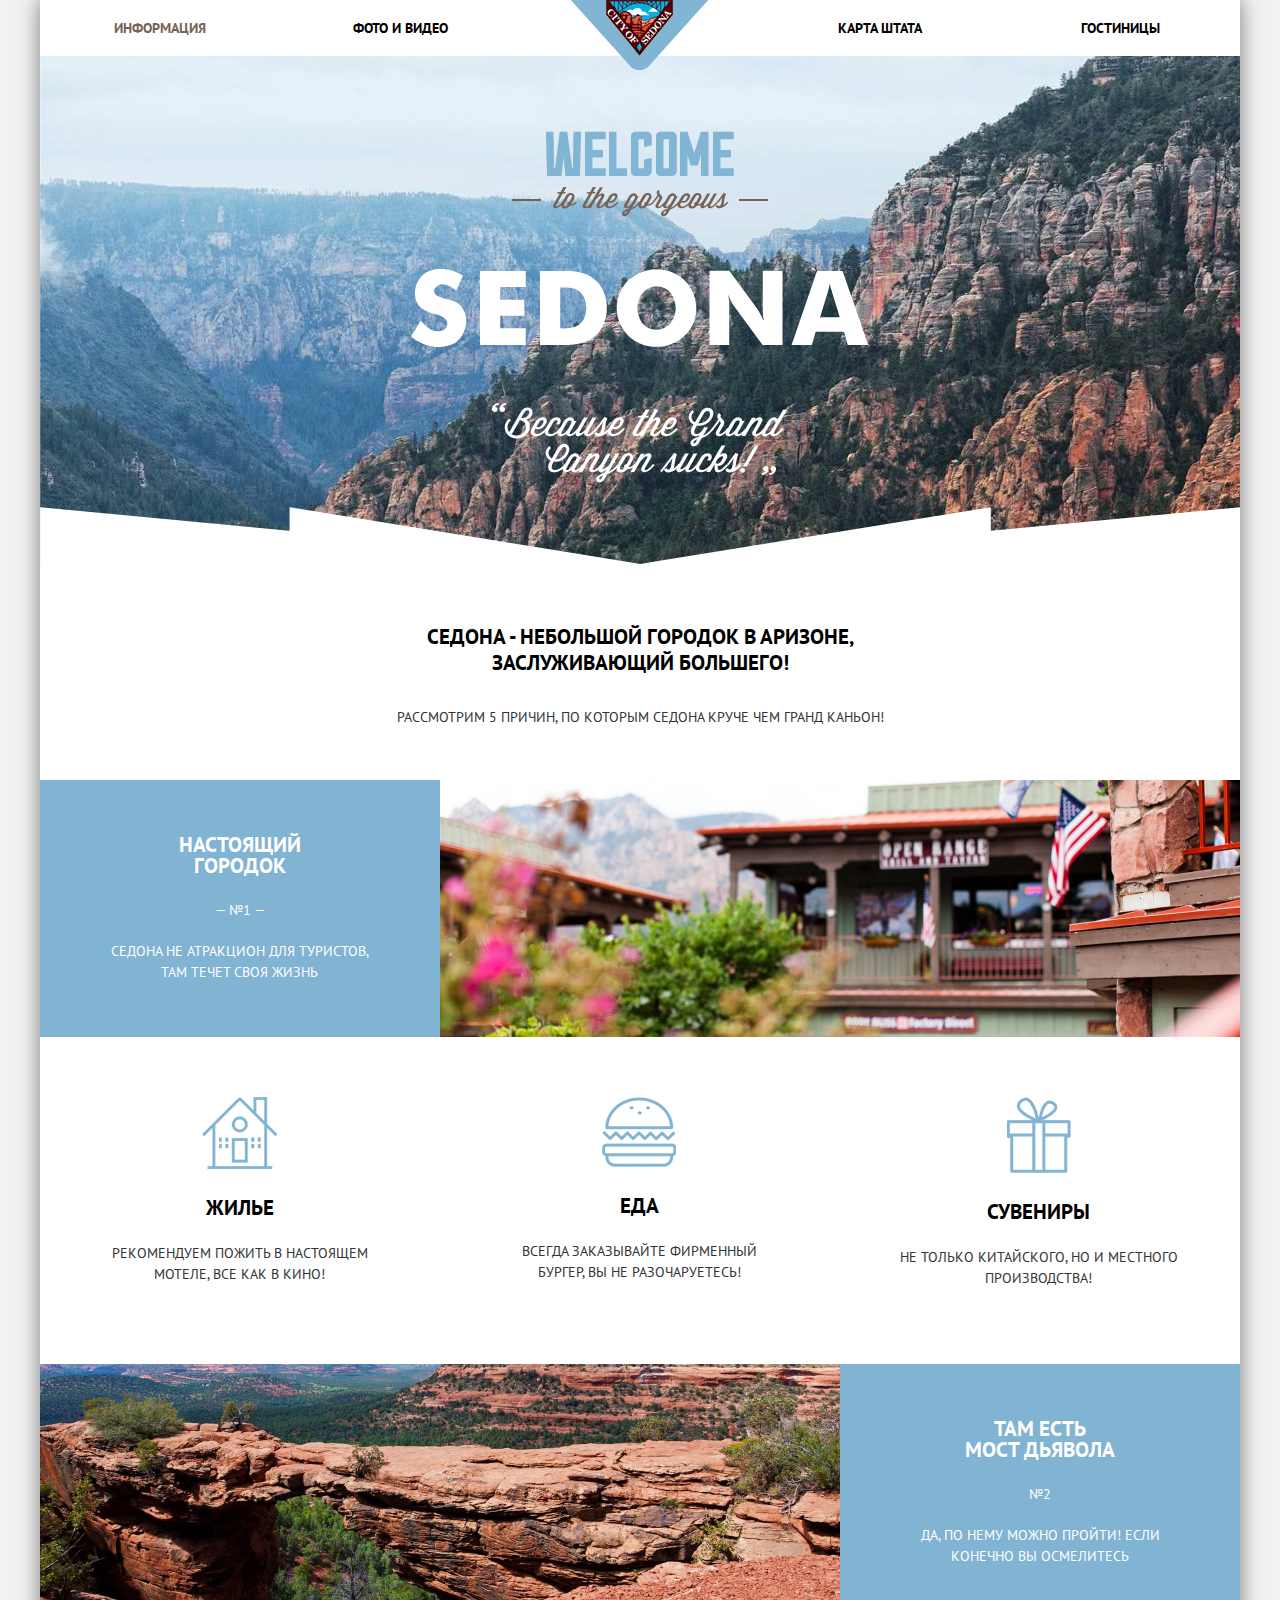
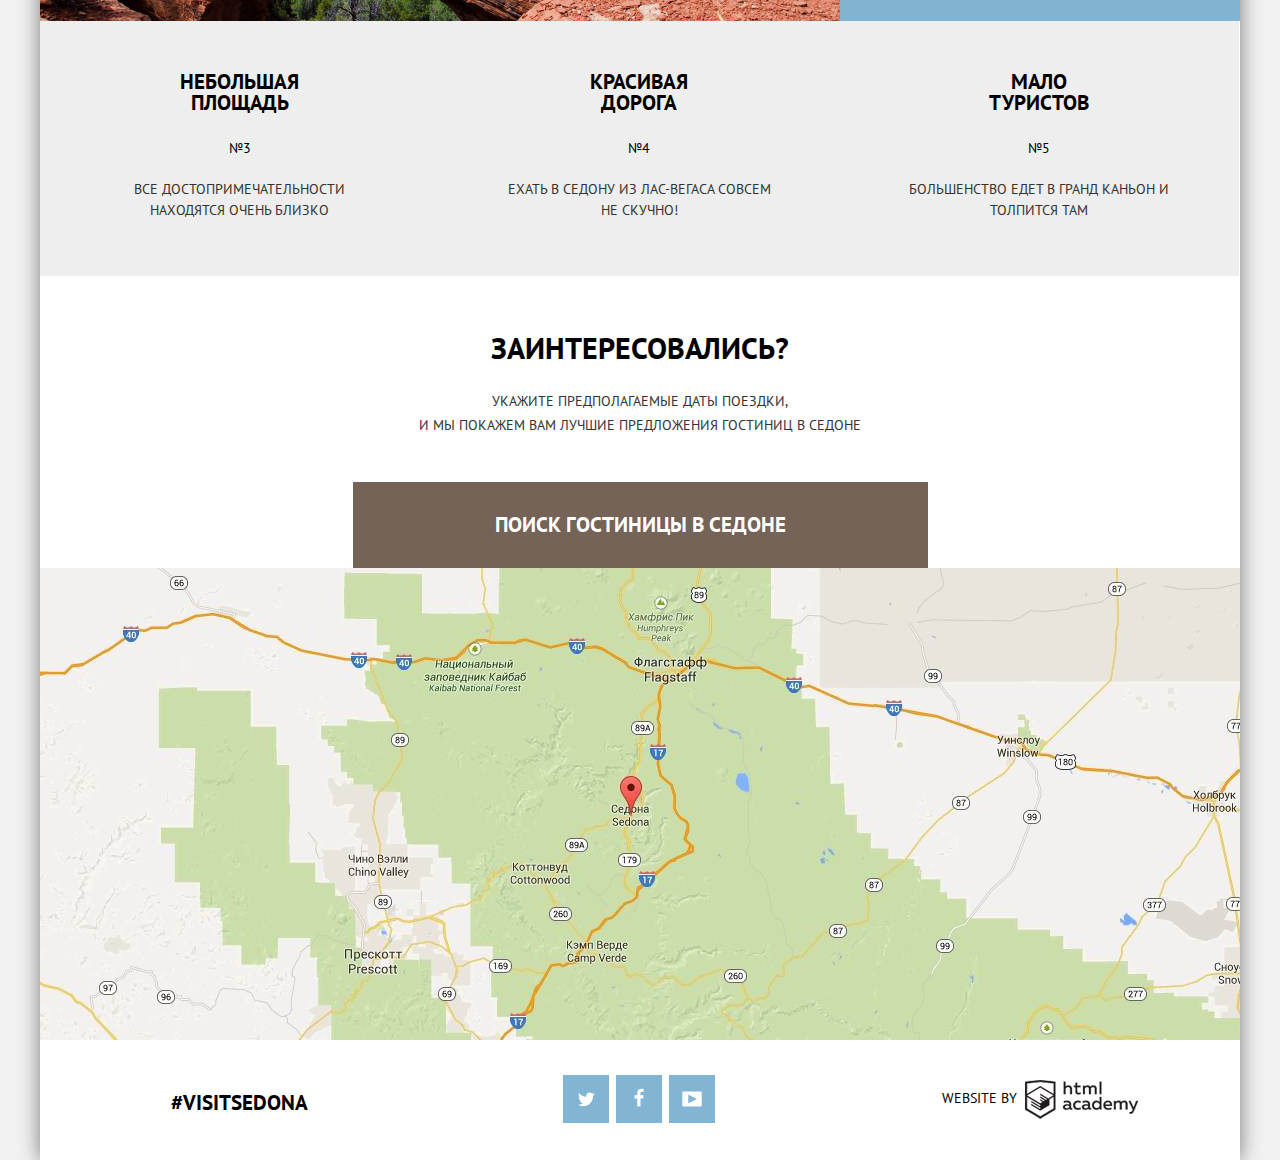
<file: index.html>
<!DOCTYPE html>
<html lang="ru">
<head>
	<meta charset="utf-8">
	<title>Sedona</title>
	<meta name="viewport" content="width=device-width">
	<link href="css/normalize.css" rel="stylesheet">
	<link href="css/style.css" rel="stylesheet">
	<link href="https://fonts.googleapis.com/css?family=PT+Sans+Caption:400,700|PT+Sans+Narrow:400,700|PT+Sans:400,400i,700,700i&amp;subset=cyrillic,cyrillic-ext,latin-ext" rel="stylesheet">
	<link rel="shortcut icon" href="favicon.png" type="image/png">
</head>
<body>
	<div class="container">
		<header class="main-header">
				<nav class="main-menu">
					<a class="active" href="#">Информация</a>
					<a href="#">Фото и видео</a>
					<a class="main-menu-logo" href="#"><img src="img/menu_log_vs_bg.png" alt="Sedona" width="138" height="70"></a>
					<a href="#">Карта штата</a>
					<a href="hotels.html">Гостиницы</a>
				</nav>
		</header>
		<div class="welcome-block">
			<div class="welcome-block-inner">
				<img class="main-logo" src="img/main_logo.png" alt="Sedona" width="458" height="352">
			</div>
		</div>
		<main>
			<img class="welcome-bottom" src="img/welcome_bottom.png" alt="Декоративный элемент" width="1200" height="57">
			<div class="about-block">
				<div class="about-title">
					<h2 class="about-sedona-slogan">
					Седона - небольшой городок в Аризоне, заслуживающий большего!
					</h2>
					<h3 class="about-sedona-subslogan">Рассмотрим 5 причин, по которым Седона круче чем Гранд Каньон!</h3>
				</div>
				<div class="advanages">
					<div class="advantage-one">
						<p class="advantage-title">
							Настоящий<br> городок
						</p>
						<b class="advantage-number">
							— №1 —
						</b>
						<p class="advantage-description">
							Седона не атракцион для туристов, там течет своя жизнь
						</p>
					</div>
					<div class="advantage-ilustration advantage-bg-one">
					</div>
					<div class="reccomendation">
						<img class="reccomendation-icon" src="img/hotel.png" alt="Жилье" width="75" height="72">
						<b class="reccomendation-title">
							Жилье
						</b>
						<p class="reccomendation-description">
							Рекомендуем пожить в настоящем мотеле, все как в кино!
						</p>
					</div>
					<div class="reccomendation">
						<img class="reccomendation-icon" src="img/food.png" alt="Еда" width="74" height="70">
						<b class="reccomendation-title">
							Еда
						</b>
						<p class="reccomendation-description">
							Всегда заказывайте фирменный бургер, вы не разочаруетесь!
						</p>
					</div>
					<div class="reccomendation">
						<img class="reccomendation-icon" src="img/suvenir.png" alt="Сувениры" width="64" height="76">
						<b class="reccomendation-title">
							Сувениры
						</b>
						<p class="reccomendation-description">
							Не только китайского, но и местного производства!
						</p>
					</div>
					<div class="advantage-ilustration advantage-bg-two">
					</div>
					<div class="advantage-two">
						<p class="advantage-title">
							Там есть<br> Мост Дьявола
						</p>
						<b class="advantage-number">
							№2
						</b>
						<p class="advantage-description">
							Да, по нему можно пройти! Если конечно вы осмелитесь
						</p>
					</div>
					<div class="advantage-three">
						<p class="advantage-n-title">
							Небольшая<br> площадь
						</p>
						<b class="advantage-n-number">
							№3
						</b>
						<p class="advantage-n-description">
							Все достопримечательности находятся очень близко
						</p>
					</div>
					<div class="advantage-four">
						<p class="advantage-n-title">
							Красивая<br> дорога
						</p>
						<b class="advantage-n-number">
							№4
						</b>
						<p class="advantage-n-description">
							Ехать в Седону из Лас-Вегаса совсем не скучно!
						</p>
					</div>
					<div class="advantage-five">
						<p class="advantage-n-title">
							Мало<br> туристов
						</p>
						<b class="advantage-n-number">
							№5
						</b>
						<p class="advantage-n-description">
							Большенство едет в Гранд Каньон и толпится там
						</p>
					</div>
				</div>
			</div>
			<div class="search-block">
				<div class="search-block-inner">
					<b class="search-title">
						Заинтересовались?
					</b>
					<p class="search-description">
						Укажите предполагаемые даты поездки,<br> и мы покажем вам лучшие предложения гостиниц в Седоне
					</p>
					<div class="global-searc-button">
						<a class="search-button">
							Поиск гостиницы в Седоне
						</a>
						<div class="modal-search">
							<form class="search-form">
								<div class="сheck-in-date">
									<label>Дата заезда: <input type="text" name="check-in"></label>
								</div>
								<div class="check-out-date">
									<label>Дата выезда: <input type="text" name="check-out"></label>
								</div>
								<div class="client-age">
									<div class="adults-wrapper">
										<label>Взрослые: <input class="adults" type="text" name="adults"></label>
									</div>
									<div class="children-wrapper">
										<label>Дети: <input class="children" type="text" name="children"></label>
									</div>
								</div>
								<div class="form-buttons">
									<a class="search-form-button">Найти</a>
								</div>
							</form>
						</div>
					</div>
				</div>
				<div class="map-block">
					<div class="map">
					</div>
				</div>
			</div>
		</main>
		<footer>
			<div class="info-block">
				<div class="teg-info">
					<b class="teg">
						<a class="visit-by-teg" href="">#visitsedona</a>
					</b>
				</div>
				<div class="socials-info">
					<div class="socials-info-inner">
						<a class="social-icon tw" href="#">
							Twitter
						</a>
						<a class="social-icon fb" href="#">
							Facebook
						</a>
						<a class="social-icon vid" href="#">
							Youtube
						</a>
					</div>
				</div>
				<div class="copyright-info">
					<p class="copyright">
						Website by
					<a class="htmlacademy-logo" href="https://htmlacademy.ru/"></a>
					</p>
				</div>
			</div>
		</footer>
	</div>
	<script src="js/script.js">
	</script>
</body>
</html>
</file>
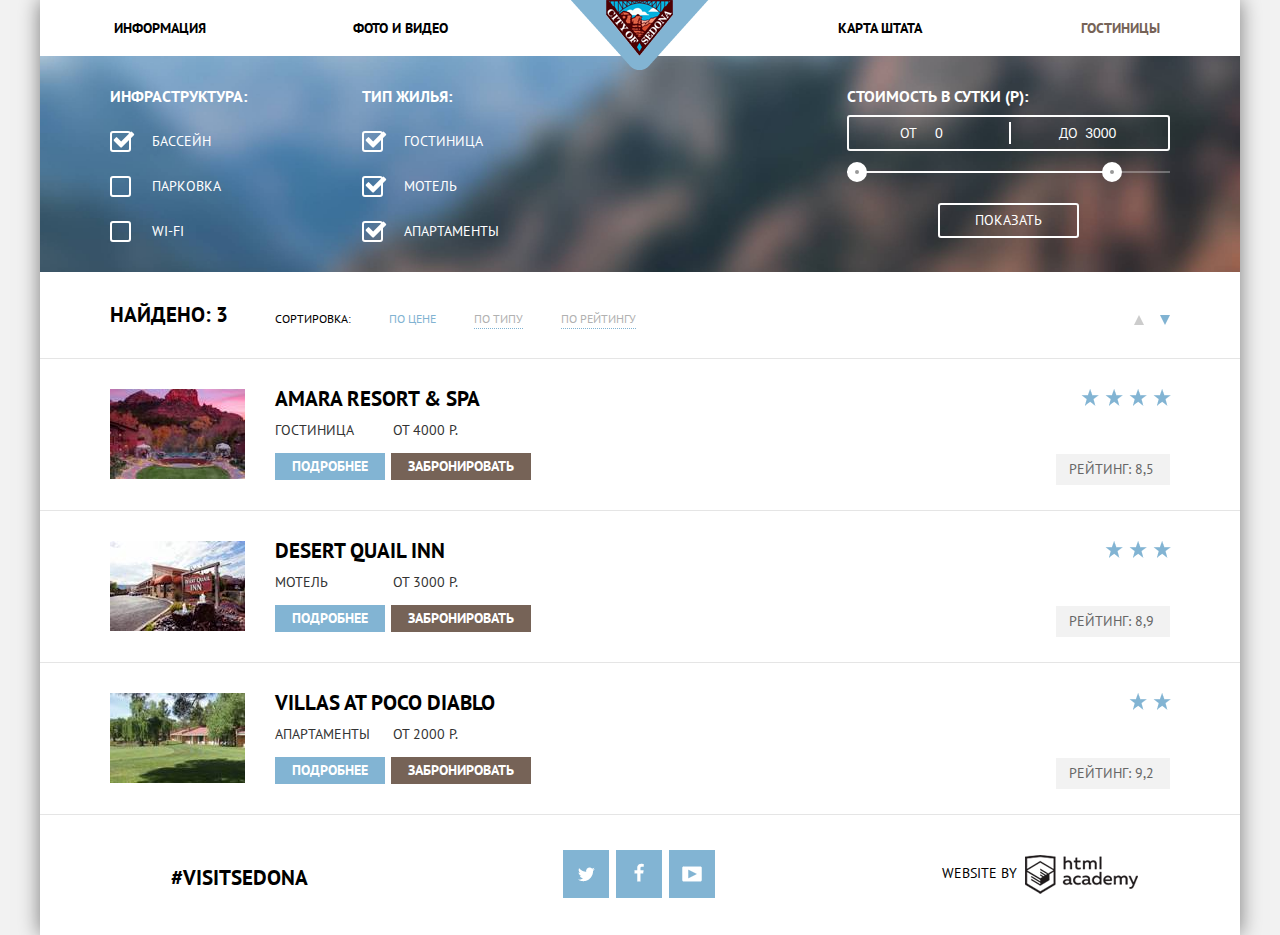
<file: hotels.html>
<!DOCTYPE html>
<html lang="ru">
<head>
<meta charset="utf-8">
<title>Sedona</title>
<meta name="viewport" content="width=device-width">
<link href="css/normalize.css" rel="stylesheet">
<link href="css/style.css" rel="stylesheet">
<link href="https://fonts.googleapis.com/css?family=PT+Sans+Caption:400,700|PT+Sans+Narrow:400,700|PT+Sans:400,400i,700,700i&amp;subset=cyrillic,cyrillic-ext,latin-ext" rel="stylesheet">
<link rel="shortcut icon" href="favicon.png" type="image/png">
</head>
<body>
	<div class="container">
		<header class="main-header">
			<nav class="main-menu">
				<a href="index.html">Информация</a>
				<a href="#">Фото и видео</a>
				<a class="main-menu-logo" href="#"><img src="img/menu_log_vs_bg.png" alt="Sedona" width="138" height="70"></a>
				<a href="#">Карта штата</a>
				<a class="active" href="#">Гостиницы</a>
			</nav>
		</header>
		<main>
			<div class="filter-block">
				<div class="wrapper">
					<div class="filter-block-inner">
						<form class="filter-form" name="filter-form" method="post">
							<fieldset class="filter-infrastructure">
								<legend class="legend">
									Инфраструктура:
								</legend>
									<input type="checkbox" name="pool" id="pool" value="pool" checked>
									<label for="pool">
										Бассейн
									</label><br>
									<input type="checkbox" name="parking" id="parking" value="parking">
									<label for="parking">
										Парковка
									</label><br>
									<input type="checkbox" name="wi-fi" id="wi-fi" value="wi-fi">
									<label for="wi-fi">
										Wi-Fi
									</label>
							</fieldset>
							<fieldset class="filter-housing-type">
								<legend class="legend">
									Тип жилья:
								</legend>
									<input type="checkbox" name="hotel" id="hotel" value="hotel" checked>
									<label for="hotel">
										Гостиница
									</label><br>
									<input type="checkbox" name="motel" id="motel" value="motel" checked>
									<label for="motel">
										Мотель
									</label><br>
									<input type="checkbox" name="apartments" id="apartments" value="apartments" checked>
									<label for="apartments">
										Апартаменты
									</label>
							</fieldset>
							<fieldset class="filter-range">
								<legend class="legend">
									Стоимость в сутки (р):
								</legend>
									<div class="value-range clearfix">
										<div class="range-from">
											От <input type="text" name="from" value="0">
										</div>
										<div class="range-till">
											До <input type="text" name="till" value="3000">
										</div>
									</div>
									<div class="range">
										<div class="range-baseline">
										</div>
										<div class="range-line">
										</div>
									</div>
									<a class="filter-form-button" href="#">
										Показать
									</a>
							</fieldset>
						</form>	
					</div>
				</div>
			</div>
			<div class="sorting-block">
				<div class="wrapper">
					<div class="sorting-block-inner">
						<div class="sorting-result-value">
							<p class="sorting-result">
								Найдено: 3
							</p>
						</div>
						<div class="sorting">
							<ul class="sort">
									Сортировка: <!-- ? -->
								<li class="activ-sorting">
									По цене
								</li>
								<li>
									По типу
								</li>
								<li>
									По рейтингу
								</li>
							</ul>
						</div>
						<div class="sorting-direction">
							<a class="sort-up" href="#">sort down</a>
							<a class="sort-down sorted" href="#">sort up</a>
						</div>
					</div>
				</div>
			</div>
			<div class="hotels-catalog-block">
				<div class="hotel">
					<div class="wrapper">
						<div class="hotel-inner">
							<div class="hotel-photo">
								<img src="img/amara.jpg" alt="Amara Resort & Spa" width="135" height="90">
							</div>
							<div class="hotel-about">
								<h2 class="hotel-name">
									Amara Resort & Spa
								</h2>
								<p class="housing-price">
									<span class="price-indent">Гостиница</span>от 4000 р.
								</p>
								<a class="hotel-button more" href="#">
									Подробнее
								</a>
								<a class="hotel-button reserv" href="#">
									Забронировать
								</a>
							</div>
							<div class="hotel-rating">
								<ul class="hotel-stars">
									<li class="hotel-star"></li>
									<li class="hotel-star"><img src="img/star.png"></li>
									<li class="hotel-star"><img src="img/star.png"></li>
									<li class="hotel-star"><img src="img/star.png"></li>
									<li class="hotel-star"><img src="img/star.png"></li>
								</ul>
								<span class="hotel-rating-value">
									Рейтинг: 8,5
								</span>
							</div>
						</div>
					</div>
				</div>
				<div class="hotel">
					<div class="wrapper">
						<div class="hotel-inner">
							<div class="hotel-photo">
								<img src="img/desert.jpg" alt="Desert Quail Inn" width="135" height="90">
							</div>
							<div class="hotel-about">
								<h2 class="hotel-name">
									Desert Quail Inn
								</h2>
								<p class="housing-price">
									<span class="price-indent">Мотель</span>от 3000 р.
								</p>
								<a class="hotel-button more" href="#">
									Подробнее
								</a>
								<a class="hotel-button reserv" href="#">
									Забронировать
								</a>
							</div>
							<div class="hotel-rating">
								<ul class="hotel-stars">
									<li class="hotel-star"></li>
									<li class="hotel-star"></li>
									<li class="hotel-star"><img src="img/star.png"></li>
									<li class="hotel-star"><img src="img/star.png"></li>
									<li class="hotel-star"><img src="img/star.png"></li>
								</ul>
								<span class="hotel-rating-value">
									Рейтинг: 8,9
								</span>
							</div>
						</div>
					</div>
				</div>
				<div class="hotel">
					<div class="wrapper">
						<div class="hotel-inner">
							<div class="hotel-photo">
								<img src="img/villas.jpg" alt="Villas At Poco Diablo" width="135" height="90">
							</div>
							<div class="hotel-about">
								<h2 class="hotel-name">
									Villas At Poco Diablo
								</h2>
								<p class="housing-price">
									<span class="price-indent">Апартаменты</span>от 2000 р.
								</p>
								<a class="hotel-button more" href="#">
									Подробнее
								</a>
								<a class="hotel-button reserv" href="#">
									Забронировать
								</a>
							</div>
							<div class="hotel-rating">
								<ul class="hotel-stars">
									<li class="hotel-star"></li>
									<li class="hotel-star"></li>
									<li class="hotel-star"></li>
									<li class="hotel-star"><img src="img/star.png"></li>
									<li class="hotel-star"><img src="img/star.png"></li>
								</ul>
								<span class="hotel-rating-value">
									Рейтинг: 9,2
								</span>
							</div>
						</div>
					</div>
				</div>
			</div>
		</main>
		<footer>
			<div class="info-block">
				<div class="teg-info">
					<b class="teg">
						<a class="visit-by-teg" href="">#visitsedona</a>
					</b>
				</div>
				<div class="socials-info">
					<div class="socials-info-inner">
						<a class="social-icon tw" href="#">
							Twitter
						</a>
						<a class="social-icon fb" href="#">
							Facebook
						</a>
						<a class="social-icon vid" href="#">
							Youtube
						</a>
					</div>
				</div>
				<div class="copyright-info">
					<p class="copyright">
						Website by
					<a class="htmlacademy-logo" href="https://htmlacademy.ru/"></a>
					</p>
				</div>
			</div>
		</footer>
	</div>
</body>
</html>
</file>
<file: css/style.css>
* {
	box-sizing: border-box;
}

body {
	min-width: 768px;
	
	background: #f2f2f2;
	
	font-family: "PT Sans", "Arial", sans-serif;
}

.clearfix {
	content: "";
	display: table;
	clear: both;
}

.container {
	max-width: 1200px;
	min-width: 768px;
	margin: 0 auto;
	
	background: #ffffff;
	box-shadow: 0 0 20px rgba(0,0,0,0.5);
}

.main-menu {
	display: -webkit-flex;
	display: -ms-flexbox;
	display: flex;
	-webkit-align-items: center;
	    -ms-flex-align: center;
	        align-items: center;
	-webkit-justify-content: space-between;
	    -ms-flex-pack: justify;
	        justify-content: space-between;
}

.main-menu a {
	width: 22%;
	padding: 15px 0;
	
	font-size: 14px;
	line-height: 26px;
	font-weight: 700;
	text-align: center;
	color: #000000;
	text-decoration: none;
	text-transform: uppercase;
	
	text-align: center;
}

.main-menu a:hover {
	color: #81b3d2;
}

.main-menu a:active {
	color: #cacaca;
}

.main-menu .active {
	color: #766357;
}

.main-menu {
	position: relative;
}

.main-menu-logo img {
	position: absolute;
	top: 0;
	left: 50%;
	z-index: 1;
	
	display: block;
	width: 138px;
	height: 70px;
	margin-left: -69px;
}

.welcome-block {
	position: relative;
	
	background: url("../img/background.jpg") no-repeat;
	background-size: cover;
	background-position: 50% 20%;
}

.welcome-block-inner {
	display: -webkit-flex;
	display: -ms-flexbox;
	display: flex;
	-webkit-flex-direction: column;
	    -ms-flex-direction: column;
	        flex-direction: column;
	width: 458px;
	margin: auto;
	
	text-align: center;
}

.main-logo {
	margin-top: 75px;
	margin-bottom: 81px;
}

main {
	position: relative;
}

.welcome-bottom {
	position: absolute;
	top: -57px;
	
	display: block;
	border: 0px solid white;
	
	width: 100%;
}

.about-title {
	width: 500px;
	margin: auto;
	padding-top: 60px;
	padding-bottom: 50px;
	
	text-align: center;
}

.about-sedona-slogan {
	margin: 0;
	margin-bottom: 28px;
	padding: 0;
	
	font-size: 21px;
	line-height: 26px;
	font-weight: 700;
	color: #000000;
	text-transform: uppercase;
}

.about-sedona-subslogan {
	margin: 0;
	padding: 0;
	
	font-size: 14px;
	line-height: 26px;
	font-weight: 400;
	color: #333333;
	text-transform: uppercase;
}

.advanages {
	display: -webkit-flex;
	display: -ms-flexbox;
	display: flex;
	-webkit-flex-wrap: wrap;
	    -ms-flex-wrap: wrap;
	        flex-wrap: wrap;
	min-width: 770px;
	padding-bottom: 54px;
}

.advantage-one,
.advantage-two {
	width: 33.3%;
	min-width: 255px;
	
	padding: 54px 5%;
	
	background: #81b3d2;
	
	text-align: center;
}

.advantage-title {
	margin: 0;
	margin-bottom: 24px;
	padding: 0;
	
	font-size: 21px;
	line-height: 21px;
	font-weight: 700;
	color: #ffffff;
	text-transform: uppercase;
}

.advantage-number {
	display: block;
	margin: 0;
	margin-bottom: 20px;
	padding: 0;
	
	font-size: 14px;
	line-height: 21px;
	font-weight: 400;
	color: #ffffff;
	text-transform: uppercase;
}

.advantage-description {
	margin: 0;
	padding: 0;
	
	font-size: 14px;
	line-height: 21px;
	font-weight: 400;
	color: #ffffff;
	text-transform: uppercase;
}

.advantage-bg-one {
	background: url("../img/1.jpg") no-repeat;
}

.advantage-bg-two {
	background: url("../img/2.jpg") no-repeat;
}

.advantage-ilustration {
	width: 66.7%;
	min-width: 513px;
	
	background-position: center;
	background-size: cover;
}

.reccomendation {
	width: 33.3%;
	min-width: 255px;
	padding: 60px 5% 75px;
	
	text-align: center;
}

.reccomendation-title {
	display: block;
	
	margin: 0;
	margin-top: 25px;
	margin-bottom: 25px;
	padding: 0;
	
	font-size: 21px;
	line-height: 21px;
	font-weight: 700;
	color: #000000;
	text-transform: uppercase;
}

.reccomendation-description {
	margin: 0;
	padding: 0;
	
	font-size: 14px;
	line-height: 21px;
	font-weight: 400;
	color: #333333;
	text-transform: uppercase;
}

.advantage-three,
.advantage-four,
.advantage-five {
	width: 33.3%;
	min-width: 255px;
	padding: 50px 5% 55px;
	
	background: #eeeeee;
	
	text-align: center;
}

.advantage-n-title {
	margin: 0;
	padding: 0;
	
	font-size: 21px;
	line-height: 21px;
	font-weight: 700;
	color: #000000;
	text-transform: uppercase;
}

.advantage-n-number {
	display: block;
	margin: 0;
	margin-top: 25px;
	margin-bottom: 20px;
	padding: 0;
	
	font-size: 14px;
	line-height: 21px;
	font-weight: 400;
	color: #000000;
	text-transform: uppercase;
}

.advantage-n-description {
	margin: 0;
	padding: 0;
	
	font-size: 14px;
	line-height: 21px;
	font-weight: 400;
	color: #333333;
	text-transform: uppercase;
}

.search-block {
	display: -webkit-flex;
	display: -ms-flexbox;
	display: flex;
	-webkit-flex-direction: column;
	    -ms-flex-direction: column;
	        flex-direction: column;
	
	text-align: center;
}

.search-block-inner {
	width: 696px;
	margin: 0;
	margin: 0 auto;
	padding: 0;
	padding: 0 60px;
}

.search-title {
	margin: 0;
	padding: 0;
	
	font-size: 30px;
	line-height: 36px;
	font-weight: 700;
	color: #000000;
	text-transform: uppercase;
}

.search-description {
	margin: 0;
	margin-top: 23px;
	margin-bottom: 45px;
	padding: 0;
	
	font-size: 14px;
	line-height: 24px;
	font-weight: 400;
	color: #333333;
	text-transform: uppercase;
}

.global-searc-button {
	position: relative;
}

.search-button {
	display: inline-block;
	padding: 30px 142px;
	
	background: #766357;
	
	font-size: 21px;
	line-height: 26px;
	font-weight: 700;
	text-decoration: none;
	color: #ffffff;
	text-transform: uppercase;
	
	cursor: pointer;
}

.modal-search {
	position: absolute;
	bottom: -397px;
	left: 50%;
	
	display: none;
	width: 570px;
	height: 397px;
	margin-left: -285px;
	padding: 55px;
	
	background: #ffffff;
}

.modal-search-show {
	display: block;
}

.search-form {
	text-align: left;
}

.search-form label {
	font-size: 14px;
	line-height: 26px;
	font-weight: 700;
	color: #000000;
	text-transform: uppercase;
	
	cursor: pointer;
}

.search-form input {
	background: #f2f2f2;
	
	font-size: 14px;
	line-height: 26px;
	font-weight: 700;
	color: #000000;
	text-transform: uppercase;
}

.search-form input:hover {
	background: #ebebeb;
}

.search-form input:focus {
	background: #ffffff;
	outline: 2px solid #e5e5e5;
}

.сheck-in-date,
.check-out-date {
	margin-bottom: 30px;
}

.сheck-in-date input,
.check-out-date input {
	position: relative;
	width: 345px;
	height: 37px;
	padding: 6px 40px 6px 15px;
	
	border: none;
	background: #f2f2f2 url("../img/date.png") no-repeat;
	background-position: 97% 8px;
}

.сheck-in-date input:hover,
.check-out-date input:hover {
	background: #ebebeb url("../img/date.png") no-repeat;
	background-position: 97% -31px;
}

.сheck-in-date input:focus,
.check-out-date input:focus {
	background: #ffffff url("../img/date.png") no-repeat;
	background-position: 97% -69px;
	outline: 2px solid #e5e5e5;
}

.сheck-in-date input {
	margin-left: 20px;
}

.check-out-date input {
	margin-left: 17px;
}

.client-age {
	margin-bottom: 55px;
}

.client-age input {
	width: 115px;
	height: 37px;
	padding: 6px 40px;
	
	border: none;
	
	text-align: center;
}

.adults-wrapper,
.children-wrapper {
	position: relative;
	
	display: inline-block;
}

.adults-wrapper label::before {
	content: "";
	position: absolute;
	top: 0px;
	left: 110px;
	
	display: inline-block;
	width: 37px;
	height: 37px;
	
	background: #f2f2f2 url("../img/minus.png") no-repeat;
	background-position: 50% 17px;
}

.children-wrapper label::before {
	content: "";
	position: absolute;
	top: 0px;
	left: 78px;
	
	display: inline-block;
	width: 37px;
	height: 37px;
	
	background: #f2f2f2 url("../img/minus.png") no-repeat;
	background-position: 50% 17px;
}

.adults-wrapper label::after {
	content: "";
	position: absolute;
	top: 0px;
	left: 190px;
	
	display: inline-block;
	width: 37px;
	height: 37px;
	
	background: #f2f2f2 url("../img/plus.png") no-repeat;
	background-position: 50% 13px;
}

.children-wrapper label::after {
	content: "";
	position: absolute;
	top: 0px;
	left: 157px;
	
	display: inline-block;
	width: 37px;
	height: 37px;
	
	background: #f2f2f2 url("../img/plus.png") no-repeat;
	background-position: 50% 13px;
}

.adults-wrapper:hover  label::before{
	background: #ebebeb url("../img/minus.png") no-repeat;
	background-position: 50% 50%;
}

.children-wrapper:hover label::before {
	background: #ebebeb url("../img/minus.png") no-repeat;
	background-position: 50% 50%;
}

.adults-wrapper:hover label::after {
	background: #ebebeb url("../img/plus.png") no-repeat;
	background-position: 50% 50%;
}

.children-wrapper:hover label::after {
	background: #ebebeb url("../img/plus.png") no-repeat;
	background-position: 50% 50%;
}

.client-age .adults {
	margin-left: 35px;
	margin-right: 34px;
}

.client-age .children {
	margin-left: 37px;
}

.search-form-button {
	display: block;
	padding: 15px;
	
	background: #81b3d2;
	
	font-size: 21px;
	line-height: 26px;
	font-weight: 700;
	text-decoration: none;
	color: #ffffff;
	text-transform: uppercase;
	text-align: center;
	
	cursor: pointer;
}

.search-form-button:hover {
	background: #669ec0;
}

.search-form-button:active {
	background: #5496bd;
	
	color: #88b6d1;
}

.map {
	min-height: 472px;
	
	background: url("../img/map.jpg") no-repeat;
	background-size: cover;
}

.info-block {
	display: -webkit-flex;
	display: -ms-flexbox;
	display: flex;
	-webkit-justify-content: space-between;
	    -ms-flex-pack: justify;
	        justify-content: space-between;
	
	height: 120px;
	
	text-align: center;
}

.teg-info,
.socials-info,
.copyright-info {
	width: 33.3%;
	min-width: 256px;
}

.teg {
	display: block;
	margin-top: 50px;
}

.visit-by-teg {
	font-size: 21px;
	line-height: 26px;
	font-weight: 700;
	text-decoration: none;
	color: #000000;
	text-transform: uppercase;
}

.socials-info-inner {
	margin-top: 35px;
}

.copyright {
	margin: 0;
	margin-top: 40px;
	padding: 0;
	
	font-size: 14px;
	line-height: 26px;
	font-weight: 400;
	text-decoration: none;
	color: #000000;
	text-transform: uppercase;
}

.htmlacademy-logo {
	display: inline-block;
	width: 113px;
	height: 39px;
	margin-left: 4px;
	
	background: url("../img/footer_logo.png") no-repeat;
	
	vertical-align: middle;
}

.htmlacademy-logo:hover {
	background-position: 0 -48px;
}

.htmlacademy-logo:active {
	background-position: 0 -95px;
}

.social-icon {
	display: inline-block;
	width: 46px;
	height: 48px;
	margin-right: 3px;
	
	background: #81b3d2 url("../img/socials_sprite.png") no-repeat;
	
	font-size: 0;
	vertical-align: top;
}

.fb {
	background-position: -53px 0;
}

.vid {
	background-position: -105px 0;
}

.social-icon:hover {
	background-position: 0px -56px;
}

.fb:hover {
	background-position: -53px -56px;
}

.vid:hover {
	background-position: -105px -56px;
}

.social-icon:active {
	background-position: 0px -112px;
}

.fb:active {
	background-position: -53px -112px;
}

.vid:active {
	background-position: -105px -112px;
}

/* стили для hotels.html */

.wrapper {
	max-width: 1150px;
	min-width: 768px;
	margin: 0 auto;
	padding: 0 45px;
}

.filter-block-inner {
	padding: 30px 0;
}

.filter-block {
	min-height: 215px; 
	
	background: url("../img/background_2.jpg") no-repeat;
	background-position: center;
	background-size: cover;
}

.filter-form {
	display: -webkit-flex;
	display: -ms-flexbox;
	display: flex;
	
	color: #ffffff;
}

.legend {
	font-size: 16px;
	line-height: 21px;
	font-weight: 700;
	color: #ffffff;
	text-transform: uppercase;
}

.filter-form input {
	display: none;
	margin-top: 20px;
	
	cursor: pointer;
}

.filter-form label {
	position: relative;
	
	display: inline-block;
	margin-top: 24px;
	
	font-size: 14px;
	line-height: 21px;
	font-weight: 400;
	color: #ffffff;
	text-transform: uppercase;
	
	cursor: pointer;
}

.filter-form label::before {
	content: "";
	display: inline-block;
	width: 17px;
	height: 17px;
	margin-right: 17px;
	
	border: 2px solid #ffffff;
	border-radius: 3px;
	
	vertical-align: top;
}

.filter-form label::after {
	position: absolute;
	left: 3px;
	top: 0;
	
	content: "";
	display: none;
	width: 22px;
	height: 17px;
	
	background: url("../img/checkbox.png") no-repeat;
}

.filter-form input:checked + label::after {
	display: block;
}

.filter-infrastructure {
	width: 265px;
	margin: 0;
	padding: 0;
	
	border: none;
}

.filter-housing-type {
	width: 48%;
	margin: 0;
	padding: 0;
	
	border: none;
}

.filter-range {
	width: 339px;
	margin: 0;
	padding: 0;
	
	border: none;
	
	text-align: center;
}

.legend {
	text-align: left;
}

.filter-form input:disabled + label::before {
	border: 2px solid #6a6a6a;
}

.filter-form input:disabled + label::after {
	background: url("../img/checkbox.png") no-repeat;
	background-position: 0 -30px;
}

.value-range {
	width: 100%;
	margin-top: 8px;
	margin-bottom: 20px;
	
	border: 2px solid #ffffff;
	border-radius: 3px;
	
	text-align: right;
}

.range-from {
	float: left;

	width: 50%;
	height: 22px;
	margin: 5px 0;
	
	font-size: 14px;
	line-height: 21px;
	font-weight: 400;
	color: #ffffff;
	text-transform: uppercase;
	text-align: center;
}

.range-till {
	float: right;

	width: 50%;
	height: 22px;
	margin: 5px 0;
	
	border-left: 2px solid #ffffff;
	
	font-size: 14px;
	line-height: 21px;
	font-weight: 400;
	color: #ffffff;
	text-transform: uppercase;
	text-align: center;
}

.range-from input,
.range-till input {
	display: inline-block;
	width: 37px;
	margin: 0;
	padding: 0;
	padding: 1px 0;
	
	border: none;
	outline: none;
	background: transparent;
	
	font-size: 14px;
	line-height: 21px;
	font-weight: 400;
	color: #ffffff;
	text-transform: uppercase;
	text-align: center;
}

.range-baseline {
	height: 2px;
	
	background: #ffffff;
	opacity: 0.3;
}

.range-line {
	position: relative;
	width: 83%;
	height: 2px;
	margin-top: -2px;
	
	background: #ffffff;
}

.range-line::before {
	content: "";
	position: absolute;
	top: -9px;
	
	display: block;
	width: 4px;
	height: 4px;
	
	background: #999999;
	border: 8px solid #ffffff;
	border-radius: 50%;
	box-shadow: 0 1px 90px 1px #000000;
	cursor: pointer;
}

.range-line::after {
	content: "";
	position: absolute;
	top: -9px;
	left: 95%;
	
	display: block;
	width: 4px;
	height: 4px;
	
	background: #999999;
	border: 8px solid #ffffff;
	border-radius: 50%;
	box-shadow: 0 1px 90px 1px #000000;
	cursor: pointer;
}

.range-line:hover::before,
.range-line:hover::after {
	background: #1c4f80;
}

.filter-form-button {
	display: inline-block;
	margin-top: 30px;
	padding: 5px 35px;
	
	background: transparent;
	border: 2px solid #ffffff;
	border-radius: 3px;
	
	font-size: 14px;
	line-height: 21px;
	text-decoration: none;
	text-transform: uppercase;
	color: #ffffff;
	text-align: center;
}

.filter-form-button:hover {
	background: #ffffff;
	
	color: #000000;
}

.sorting-block,
.hotel {
	border-bottom: 1px solid #e5e5e5;
}

.sorting-block-inner {
	display: -webkit-flex;
	display: -ms-flexbox;
	display: flex;
}

.sorting-result-value {
	width: 165px;
}

.sorting-result {
	width: 165px;
	margin: 0;
	padding: 0;
	padding: 30px 0;
	
	font-size: 21px;
	line-height: 26px;
	font-weight: 700;
	color: #000000;
	text-transform: uppercase;
}

.sorting {
	width: 65%;
	
	margin-top: 28px;
}

.sort {
	margin: 0;
	padding: 0;
	padding-top: 10px;
	
	font-size: 12px;
	line-height: 18px;
	font-weight: 400;
	color: #000000;
	text-transform: uppercase;
}

.sort li {
	display: inline-block;
	margin-left: 35px;
	
	border-bottom: 1px dotted #81b3d2;
	
	font-size: 12px;
	line-height: 18px;
	font-weight: 400;
	color: #b1b1b1;
	text-transform: uppercase;
	
	cursor: pointer;
}

.sort li:hover {
	color: #81b3d2;
}

.sort li:active {
	border: none;
	
	color: #000000;
}

.sort .activ-sorting {
	border: none;
	
	color: #81b3d2;
}

.sorting-direction {
	width: 19.5%;
	padding-top: 43px;
	
	text-align: right;
}

.sort-up,
.sort-down {
	display: inline-block;
	width: 0;
	height: 0;
	
	border-left: 5.5px solid transparent;
	border-right: 5.5px solid transparent;
	border-bottom: 10px solid #cccccc;
	
	font-size: 0;
	vertical-align: top;
}

.sort-up:hover,
.sort-down:hover {
	border-bottom: 10px solid #000000;
}

.sort-up:active,
.sort-down:active {
	border-bottom: 10px solid #81b3d2;
}

.sorted {
	margin-left: 12px;
	
	border-bottom: 10px solid #81b3d2;
	-webkit-transform: rotate(180deg);
	    -ms-transform: rotate(180deg);
	        transform: rotate(180deg);
}

.hotel-inner {
	display: -webkit-flex;
	display: -ms-flexbox;
	display: flex;
}

.hotel-photo {
	width: 135px;
	height: 90px;
	margin-top: 30px;
	margin-right: 30px;
}

.hotel-about {
	width: 70%;
	padding: 27px 0 30px;
}

.hotel-name {
	margin: 0;
	padding: 0;
	
	font-size: 21px;
	line-height: 26px;
	font-weight: 700;
	color: #000000;
	text-transform: uppercase;
	
	cursor: pointer;
}

.hotel-name:hover {
	color: #81b3d2;
}

.hotel-name:active {
	color: #cacaca;
}

.housing-price {
	margin: 0;
	margin-top: 8px;
	margin-bottom: 12px;
	padding: 0;
	
	font-size: 14px;
	line-height: 21px;
	font-weight: 400;
	color: #333333;
	text-transform: uppercase;
}

.price-indent {
	display: inline-block;
	width: 118px;
}

.hotel-button {
	display: inline-block;
	margin: 0;
	margin-right: 2px;
	padding: 0;
	padding: 3px 17px;
	
	background: #81b3d2;
	
	font-size: 14px;
	line-height: 21px;
	font-weight: 700;
	color: #ffffff;
	text-transform: uppercase;
	text-decoration: none;
}

.more {
	background: #82b4d3;
}

.more:hover {
	background: #669ec0;
}

.more:active {
	background: #5496bd;
	color: #88b6d1;
}

.reserv {
	background: #766357;
}

.reserv:hover {
	background: #604e43;
}

.reserv:active {
	background: #503e33;
	color: #857871;
}

.hotel-rating {
	width: 21%;
	padding-top: 30px;
	
	text-align: right;
}

.hotel-stars {
	margin: 0;
	padding: 0;
}

.hotel-star {
	position: relative;
	
	display: inline-block;
	width: 17px;
  height: 17px;
	margin-left: 3px;
}

.hotel-rating-value {
	display: inline-block;
	margin-top: 45px;
	padding: 5px 16px 5px 13px;
	
	background: #f2f2f2;
	
	font-size: 14px;
	line-height: 21px;
	font-weight: 400;
	color: #666666;
	text-transform: uppercase;
}
</file>
